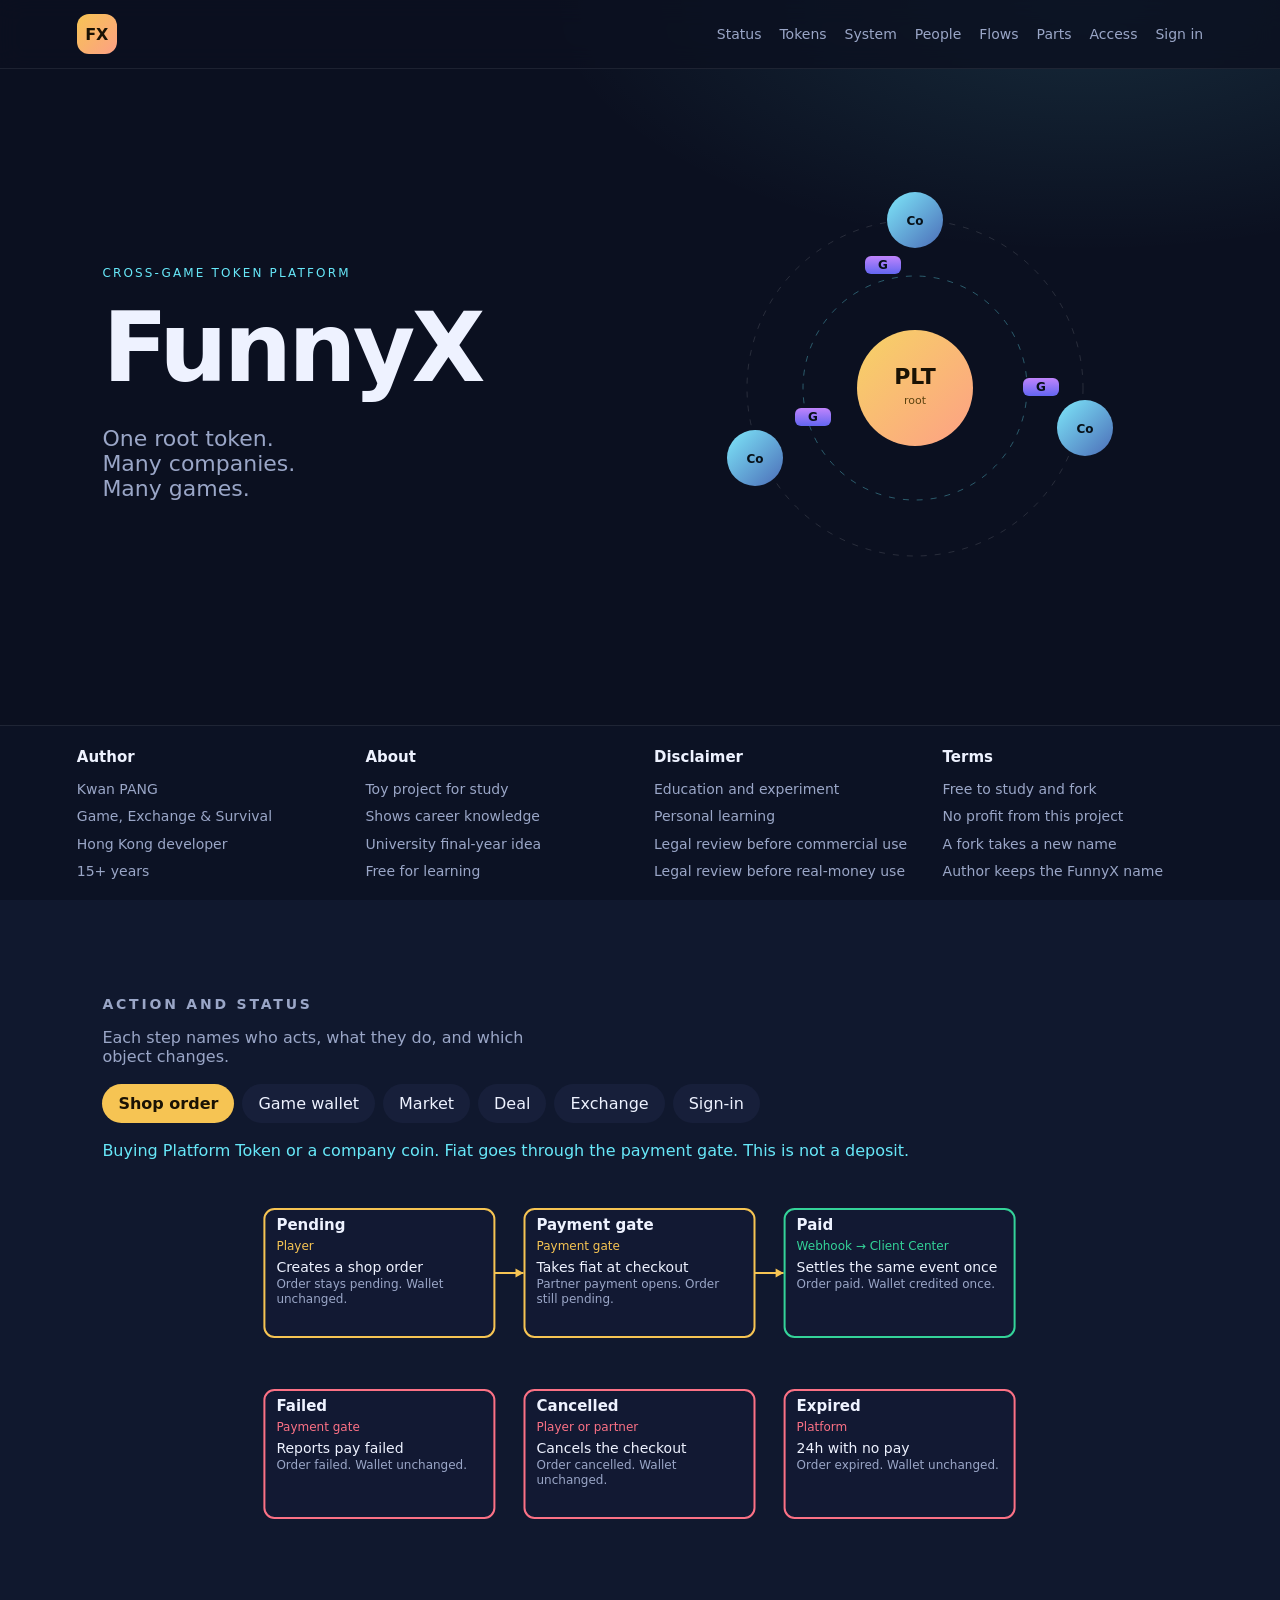
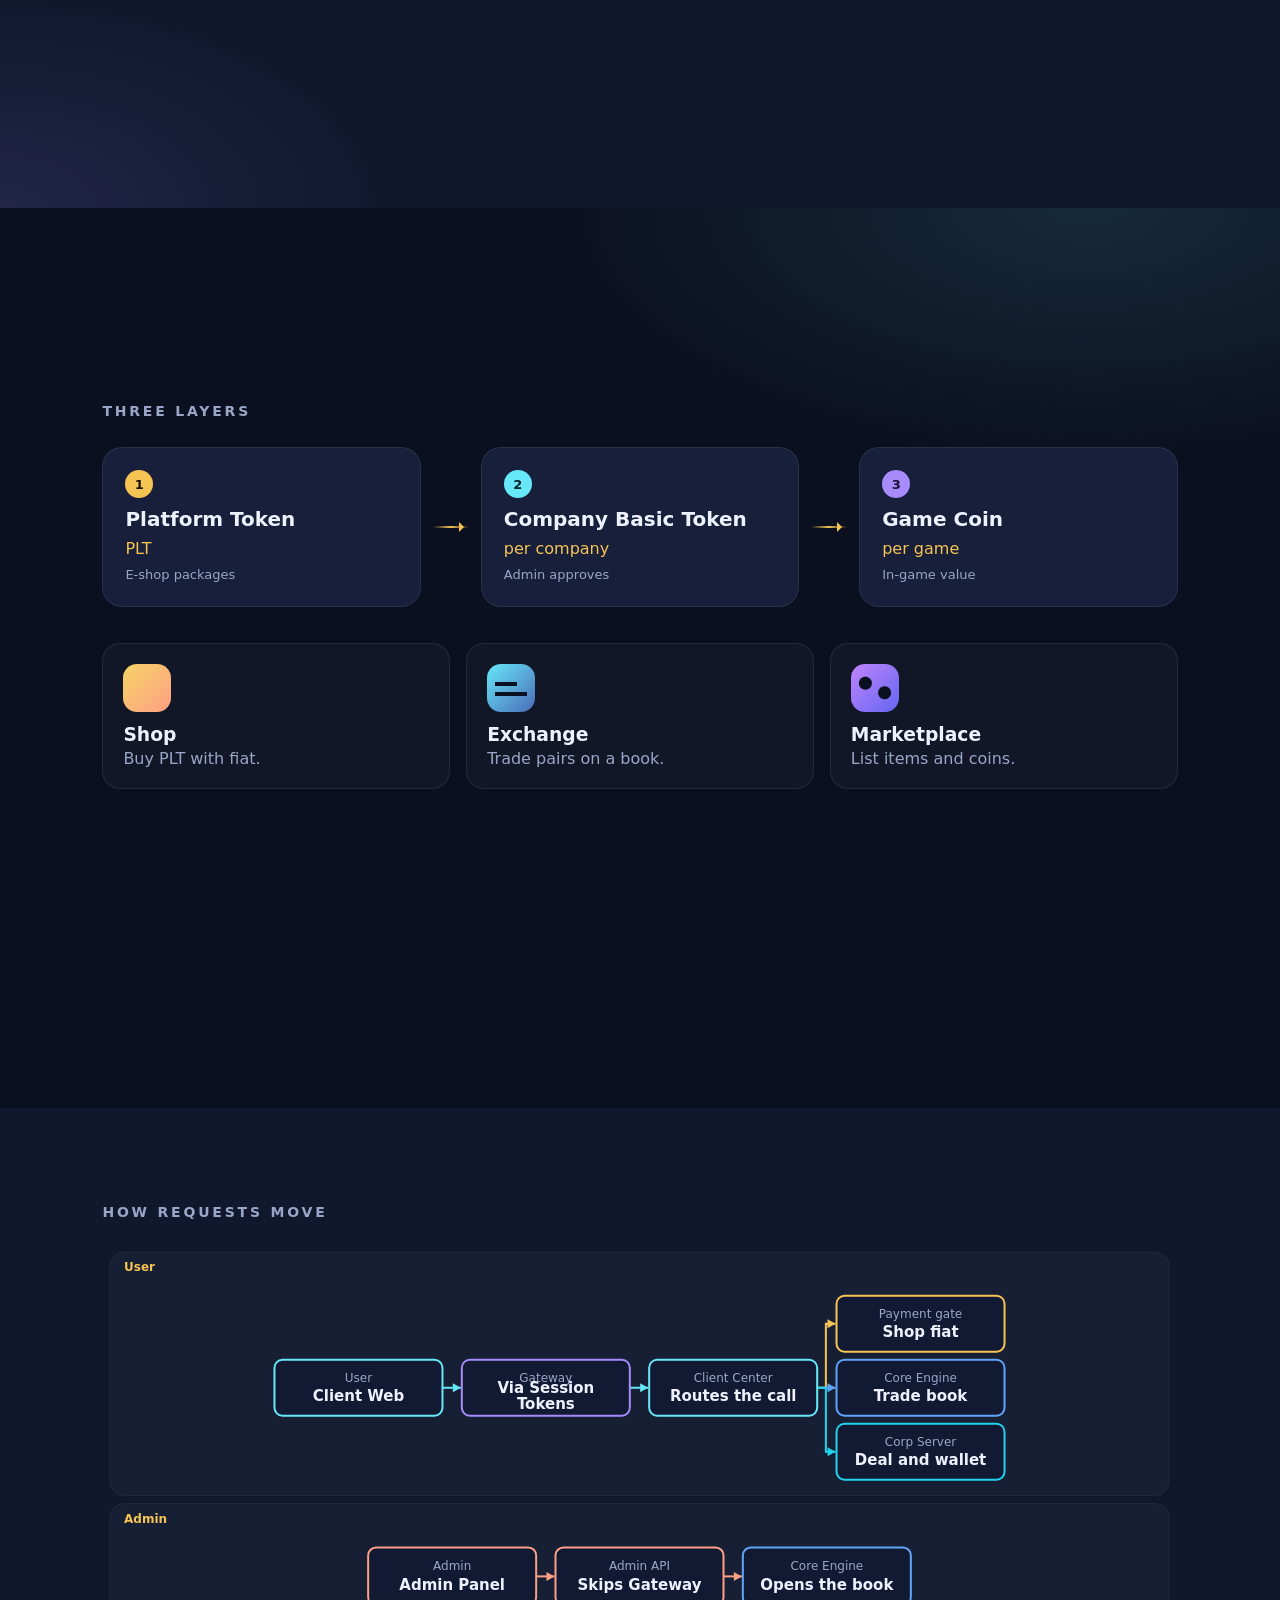
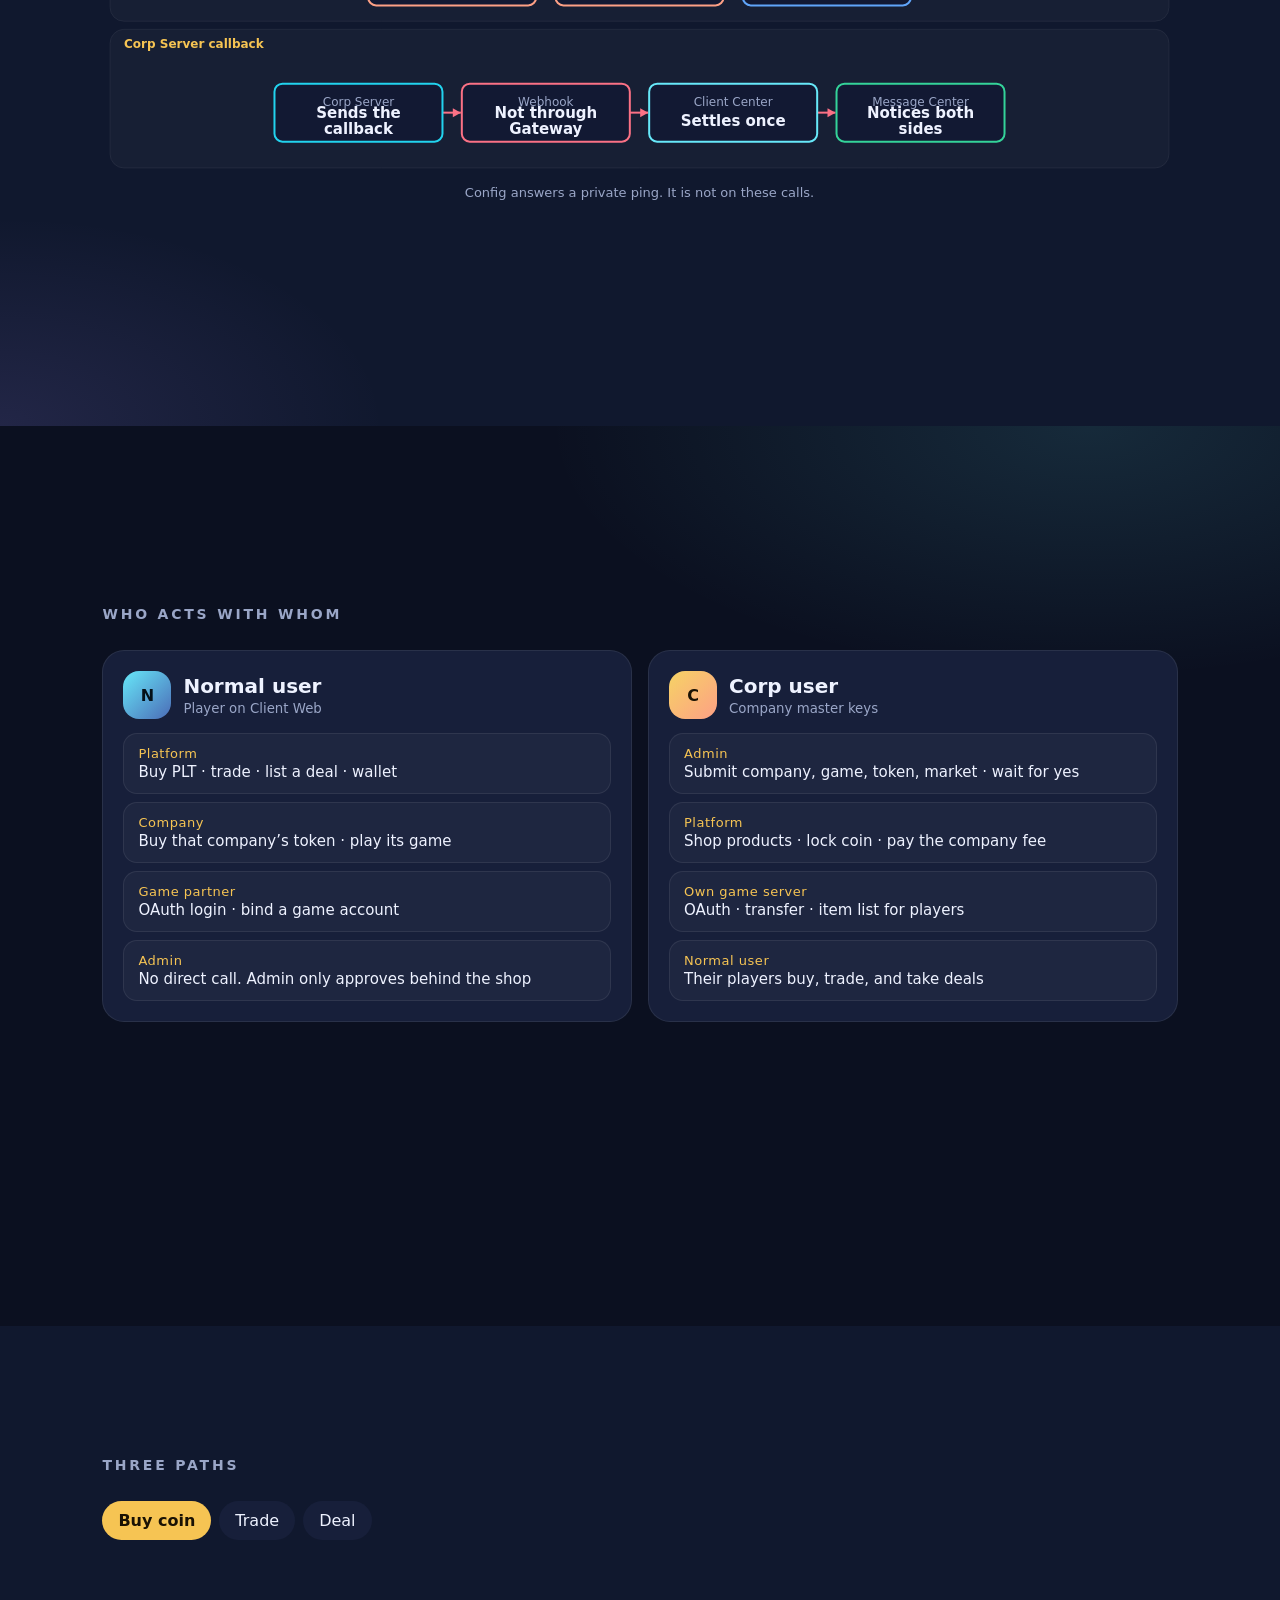
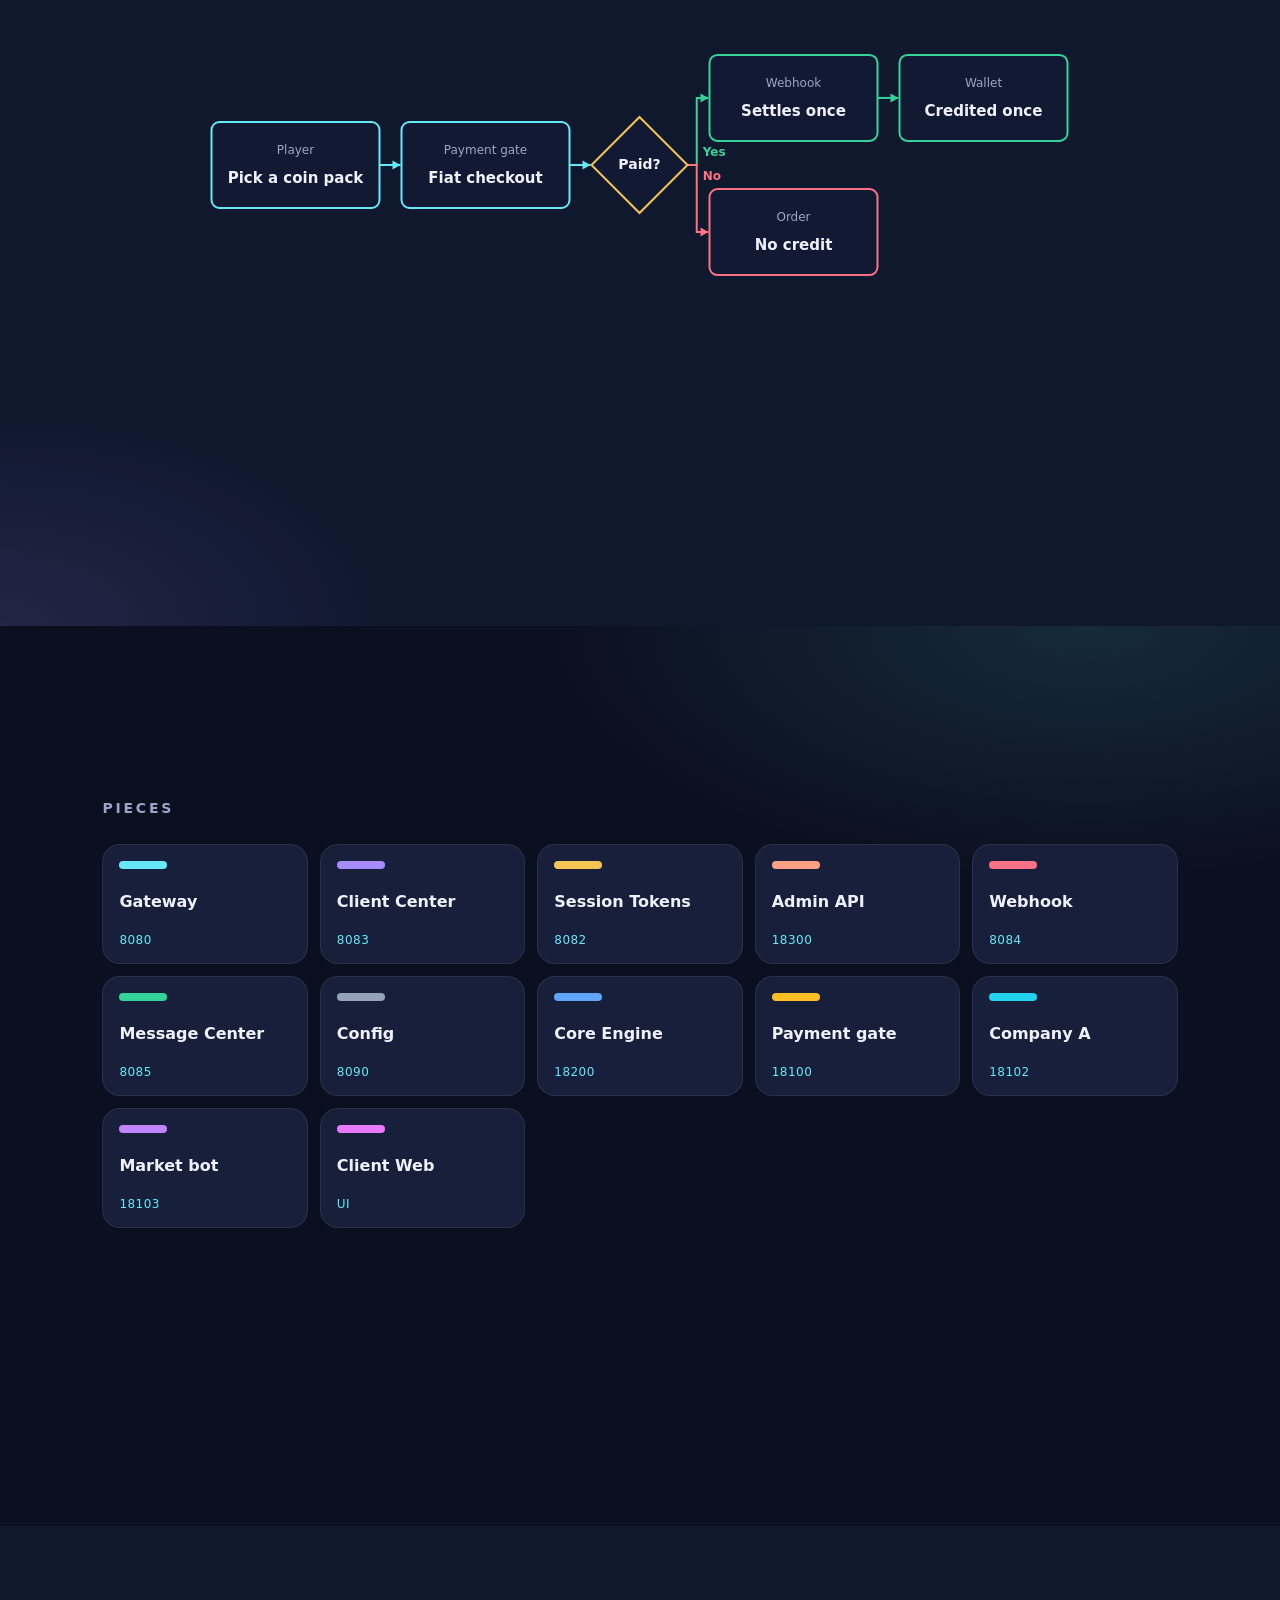
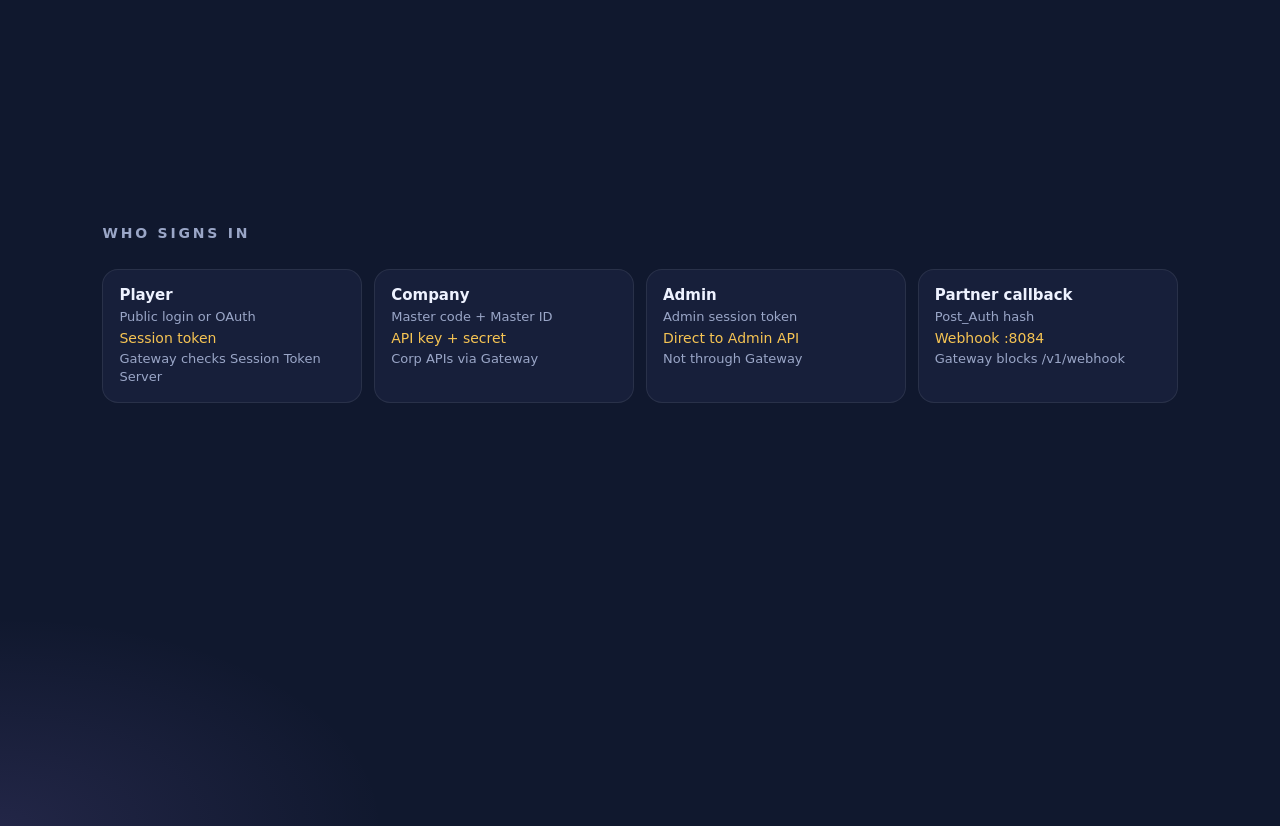
<file: public_html/index.html>
<!DOCTYPE html>
<html lang="en">
<head>
  <meta charset="utf-8" />
  <meta name="viewport" content="width=device-width, initial-scale=1" />
  <title>FunnyX — visual map</title>
  <link rel="stylesheet" href="css/site.css" />
</head>
<body>
  <header class="top">
    <a class="mark" href="#top">FX</a>
    <nav>
      <a href="#status">Status</a>
      <a href="#layers">Tokens</a>
      <a href="#map">System</a>
      <a href="#people">People</a>
      <a href="#flows">Flows</a>
      <a href="#parts">Parts</a>
      <a href="#access">Access</a>
      <a href="client_portal/">Sign in</a>
    </nav>
  </header>

  <main id="top">
    <section class="hero" id="top">
      <div class="hero-copy">
        <p class="eyebrow">Cross-game token platform</p>
        <h1>FunnyX</h1>
        <p class="lede">One root token. Many companies. Many games.</p>
      </div>
      <svg class="hero-art" viewBox="0 0 520 420" aria-hidden="true">
        <defs>
          <linearGradient id="gGold" x1="0" y1="0" x2="1" y2="1">
            <stop offset="0" stop-color="#f6d365"/>
            <stop offset="1" stop-color="#fda085"/>
          </linearGradient>
          <linearGradient id="gCyan" x1="0" y1="0" x2="1" y2="1">
            <stop offset="0" stop-color="#7ee8fa"/>
            <stop offset="1" stop-color="#4b6cb7"/>
          </linearGradient>
          <linearGradient id="gViolet" x1="0" y1="0" x2="0" y2="1">
            <stop offset="0" stop-color="#c084fc"/>
            <stop offset="1" stop-color="#6366f1"/>
          </linearGradient>
        </defs>
        <circle class="orbit o1" cx="260" cy="210" r="168"/>
        <circle class="orbit o2" cx="260" cy="210" r="112"/>
        <circle class="core" cx="260" cy="210" r="58"/>
        <text x="260" y="206" text-anchor="middle" class="core-label">PLT</text>
        <text x="260" y="226" text-anchor="middle" class="core-sub">root</text>
        <g class="sat s1"><circle cx="260" cy="42" r="28"/><text x="260" y="47" text-anchor="middle">Co</text></g>
        <g class="sat s2"><circle cx="430" cy="250" r="28"/><text x="430" y="255" text-anchor="middle">Co</text></g>
        <g class="sat s3"><circle cx="100" cy="280" r="28"/><text x="100" y="285" text-anchor="middle">Co</text></g>
        <g class="chip c1"><rect x="210" y="78" width="36" height="18" rx="6"/><text x="228" y="91" text-anchor="middle">G</text></g>
        <g class="chip c2"><rect x="368" y="200" width="36" height="18" rx="6"/><text x="386" y="213" text-anchor="middle">G</text></g>
        <g class="chip c3"><rect x="140" y="230" width="36" height="18" rx="6"/><text x="158" y="243" text-anchor="middle">G</text></g>
      </svg>
    </section>

    <section id="status" class="band dark">
      <h2>Action and status</h2>
      <p class="lede-sm">Each step names who acts, what they do, and which object changes.</p>
      <div class="flow-tabs" id="status-tabs">
        <button type="button" class="on" data-chart="shop">Shop order</button>
        <button type="button" data-chart="wallet">Game wallet</button>
        <button type="button" data-chart="market">Market</button>
        <button type="button" data-chart="deal">Deal</button>
        <button type="button" data-chart="trade">Exchange</button>
        <button type="button" data-chart="auth">Sign-in</button>
      </div>
      <p class="case-note" id="chart-note"></p>
      <div class="flow-diagram status-diagram">
        <canvas id="status-canvas"></canvas>
      </div>
    </section>

    <section id="layers" class="band">
      <h2>Three layers</h2>
      <ol class="stack">
        <li class="layer l1">
          <span class="badge">1</span>
          <strong>Platform Token</strong>
          <em>PLT</em>
          <span class="hint">E-shop packages</span>
        </li>
        <li class="arrow" aria-hidden="true"></li>
        <li class="layer l2">
          <span class="badge">2</span>
          <strong>Company Basic Token</strong>
          <em>per company</em>
          <span class="hint">Admin approves</span>
        </li>
        <li class="arrow" aria-hidden="true"></li>
        <li class="layer l3">
          <span class="badge">3</span>
          <strong>Game Coin</strong>
          <em>per game</em>
          <span class="hint">In-game value</span>
        </li>
      </ol>
      <div class="trio">
        <article>
          <div class="ico shop"></div>
          <h3>Shop</h3>
          <p>Buy PLT with fiat.</p>
        </article>
        <article>
          <div class="ico book"></div>
          <h3>Exchange</h3>
          <p>Trade pairs on a book.</p>
        </article>
        <article>
          <div class="ico deal"></div>
          <h3>Marketplace</h3>
          <p>List items and coins.</p>
        </article>
      </div>
    </section>

    <section id="map" class="band dark">
      <h2>How requests move</h2>
      <div class="flow-diagram map-diagram">
        <canvas id="map-canvas"></canvas>
      </div>
    </section>

    <section id="people" class="band">
      <h2>Who acts with whom</h2>
      <div class="people">
        <article class="person">
          <header>
            <span class="who player">N</span>
            <div>
              <b>Normal user</b>
              <small>Player on Client Web</small>
            </div>
          </header>
          <ul>
            <li><em>Platform</em><span>Buy PLT · trade · list a deal · wallet</span></li>
            <li><em>Company</em><span>Buy that company’s token · play its game</span></li>
            <li><em>Game partner</em><span>OAuth login · bind a game account</span></li>
            <li><em>Admin</em><span>No direct call. Admin only approves behind the shop</span></li>
          </ul>
        </article>
        <article class="person">
          <header>
            <span class="who corp">C</span>
            <div>
              <b>Corp user</b>
              <small>Company master keys</small>
            </div>
          </header>
          <ul>
            <li><em>Admin</em><span>Submit company, game, token, market · wait for yes</span></li>
            <li><em>Platform</em><span>Shop products · lock coin · pay the company fee</span></li>
            <li><em>Own game server</em><span>OAuth · transfer · item list for players</span></li>
            <li><em>Normal user</em><span>Their players buy, trade, and take deals</span></li>
          </ul>
        </article>
      </div>
    </section>

    <section id="flows" class="band">
      <h2>Three paths</h2>
      <div class="flow-tabs" id="path-tabs">
        <button type="button" class="on" data-flow="shop">Buy coin</button>
        <button type="button" data-flow="trade">Trade</button>
        <button type="button" data-flow="deal">Deal</button>
      </div>
      <div class="flow-diagram" id="steps">
        <canvas id="flow-canvas"></canvas>
      </div>
    </section>

    <section id="parts" class="band">
      <h2>Pieces</h2>
      <div class="grid" id="grid"></div>
    </section>

    <section id="access" class="band">
      <h2>Who signs in</h2>
      <div class="auth-row">
        <article>
          <b>Player</b>
          <span>Public login or OAuth</span>
          <em>Session token</em>
          <small>Gateway checks Session Token Server</small>
        </article>
        <article>
          <b>Company</b>
          <span>Master code + Master ID</span>
          <em>API key + secret</em>
          <small>Corp APIs via Gateway</small>
        </article>
        <article>
          <b>Admin</b>
          <span>Admin session token</span>
          <em>Direct to Admin API</em>
          <small>Not through Gateway</small>
        </article>
        <article>
          <b>Partner callback</b>
          <span>Post_Auth hash</span>
          <em>Webhook :8084</em>
          <small>Gateway blocks /v1/webhook</small>
        </article>
      </div>
    </section>
  </main>

  <footer>
    <div class="foot-row">
      <div>
        <h2>Author</h2>
        <ul>
          <li>Kwan PANG</li>
          <li>Game, Exchange &amp; Survival</li>
          <li>Hong Kong developer</li>
          <li>15+ years</li>
        </ul>
      </div>
      <div>
        <h2>About</h2>
        <ul>
          <li>Toy project for study</li>
          <li>Shows career knowledge</li>
          <li>University final-year idea</li>
          <li>Free for learning</li>
        </ul>
      </div>
      <div>
        <h2>Disclaimer</h2>
        <ul>
          <li>Education and experiment</li>
          <li>Personal learning</li>
          <li>Legal review before commercial use</li>
          <li>Legal review before real-money use</li>
        </ul>
      </div>
      <div>
        <h2>Terms</h2>
        <ul>
          <li>Free to study and fork</li>
          <li>No profit from this project</li>
          <li>A fork takes a new name</li>
          <li>Author keeps the FunnyX name</li>
        </ul>
      </div>
    </div>
  </footer>
  <script src="js/site.js"></script>
</body>
</html>
</file>
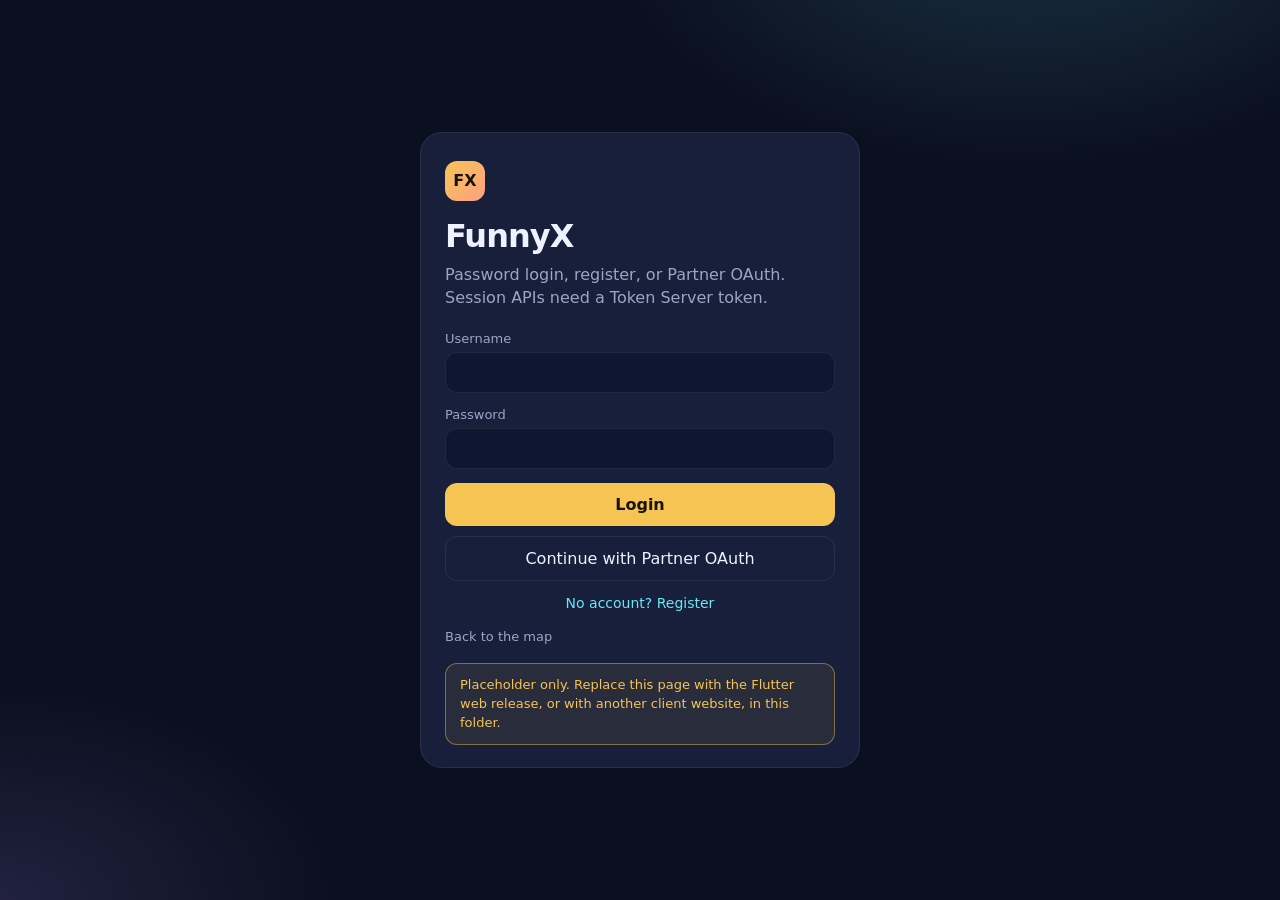
<file: public_html/client_portal/index.html>
<!DOCTYPE html>
<html lang="en">
<head>
  <meta charset="utf-8" />
  <meta name="viewport" content="width=device-width, initial-scale=1" />
  <title>FunnyX — Sign in</title>
  <style>
    :root {
      --bg: #0b1020;
      --card: #171f3a;
      --ink: #eef2ff;
      --muted: #9aa6c7;
      --line: rgba(255, 255, 255, 0.08);
      --gold: #f6c453;
      --cyan: #67e8f9;
    }
    * { box-sizing: border-box; }
    body {
      margin: 0;
      min-height: 100dvh;
      display: grid;
      place-items: center;
      padding: 24px;
      font-family: "Segoe UI", system-ui, sans-serif;
      color: var(--ink);
      background:
        radial-gradient(700px 420px at 80% -10%, rgba(103, 232, 249, 0.16), transparent 60%),
        radial-gradient(600px 380px at 0% 100%, rgba(167, 139, 250, 0.14), transparent 55%),
        var(--bg);
    }
    .card {
      width: min(440px, 100%);
      background: var(--card);
      border: 1px solid var(--line);
      border-radius: 22px;
      padding: 28px 24px 22px;
    }
    .mark {
      width: 40px;
      height: 40px;
      display: grid;
      place-items: center;
      border-radius: 12px;
      background: linear-gradient(135deg, var(--gold), #fda085);
      color: #1a1204;
      font-weight: 800;
      margin-bottom: 16px;
    }
    h1 { margin: 0 0 8px; font-size: 32px; letter-spacing: -0.03em; }
    p { margin: 0 0 22px; color: var(--muted); line-height: 1.45; }
    label { display: block; font-size: 13px; color: var(--muted); margin-bottom: 14px; }
    input {
      display: block;
      width: 100%;
      margin-top: 6px;
      padding: 12px 14px;
      border-radius: 12px;
      border: 1px solid var(--line);
      background: #0e1630;
      color: var(--ink);
      font: inherit;
    }
    .primary, .ghost {
      display: block;
      width: 100%;
      margin-top: 10px;
      padding: 12px 16px;
      border-radius: 12px;
      font: inherit;
      cursor: default;
    }
    .primary {
      border: 0;
      background: var(--gold);
      color: #1a1204;
      font-weight: 700;
    }
    .ghost {
      background: transparent;
      color: var(--ink);
      border: 1px solid var(--line);
    }
    .quiet {
      display: block;
      margin-top: 14px;
      text-align: center;
      color: var(--cyan);
      font-size: 14px;
    }
    .back {
      display: inline-block;
      margin-top: 18px;
      color: var(--muted);
      font-size: 13px;
      text-decoration: none;
    }
    .back:hover { color: var(--ink); }
    .notice {
      margin: 18px 0 0;
      padding: 12px 14px;
      border-radius: 12px;
      border: 1px solid rgba(246, 196, 83, 0.45);
      background: rgba(246, 196, 83, 0.08);
      color: var(--gold);
      font-size: 13px;
      line-height: 1.45;
    }
  </style>
</head>
<body>
  <main class="card">
    <div class="mark">FX</div>
    <h1>FunnyX</h1>
    <p>Password login, register, or Partner OAuth. Session APIs need a Token Server token.</p>
    <label>Username
      <input type="text" name="username" autocomplete="username" />
    </label>
    <label>Password
      <input type="password" name="password" autocomplete="current-password" />
    </label>
    <button class="primary" type="button">Login</button>
    <button class="ghost" type="button">Continue with Partner OAuth</button>
    <span class="quiet">No account? Register</span>
    <a class="back" href="../index.html">Back to the map</a>
    <p class="notice">Placeholder only. Replace this page with the Flutter web release, or with another client website, in this folder.</p>
  </main>
</body>
</html>
</file>
<file: public_html/css/site.css>
:root {
  --bg: #0b1020;
  --bg2: #121933;
  --card: #171f3a;
  --ink: #eef2ff;
  --muted: #9aa6c7;
  --line: rgba(255, 255, 255, 0.08);
  --gold: #f6c453;
  --cyan: #67e8f9;
  --violet: #a78bfa;
  --hot: #fb7185;
}

* { box-sizing: border-box; }
html { scroll-behavior: smooth; scroll-snap-type: y mandatory; }
body {
  margin: 0;
  font-family: "Segoe UI", system-ui, sans-serif;
  background: var(--bg);
  color: var(--ink);
}

.top {
  position: fixed;
  top: 0;
  left: 0;
  right: 0;
  z-index: 5;
  display: flex;
  align-items: center;
  justify-content: space-between;
  padding: 14px 6vw;
  background: rgba(11, 16, 32, 0.82);
  backdrop-filter: blur(12px);
  border-bottom: 1px solid var(--line);
}
.mark {
  width: 40px; height: 40px;
  display: grid; place-items: center;
  border-radius: 12px;
  background: linear-gradient(135deg, var(--gold), #fda085);
  color: #1a1204;
  font-weight: 800;
  text-decoration: none;
}
nav { display: flex; gap: 18px; }
nav a { color: var(--muted); text-decoration: none; font-size: 14px; }
nav a:hover { color: var(--ink); }

main > section {
  min-height: 100dvh;
  scroll-snap-align: start;
  scroll-snap-stop: always;
  padding-bottom: 220px;
}
main > section {
  display: flex;
  flex-direction: column;
  justify-content: center;
}
main > section:nth-of-type(odd) {
  background:
    radial-gradient(900px 420px at 85% 0%, rgba(103, 232, 249, 0.12), transparent 60%),
    var(--bg);
}
main > section:nth-of-type(even) {
  background:
    radial-gradient(700px 380px at 0% 100%, rgba(167, 139, 250, 0.12), transparent 55%),
    #10182e;
}

.hero {
  min-height: 100dvh;
  display: grid;
  grid-template-columns: 1fr 1fr;
  align-items: center;
  gap: 24px;
  padding: 96px 8vw 220px;
}
.eyebrow { letter-spacing: 0.18em; text-transform: uppercase; color: var(--cyan); font-size: 12px; }
h1 { font-size: clamp(56px, 8vw, 96px); margin: 8px 0; letter-spacing: -0.04em; }
.lede { font-size: 22px; color: var(--muted); max-width: 16ch; }

.hero-art { width: 100%; max-width: 520px; justify-self: center; }
.orbit { fill: none; stroke: rgba(255,255,255,0.12); stroke-dasharray: 6 8; }
.o1 { animation: spin 48s linear infinite; transform-origin: 260px 210px; }
.o2 { stroke: rgba(103,232,249,0.35); animation: spin 28s linear infinite reverse; transform-origin: 260px 210px; }
.core { fill: url(#gGold); }
.core-label { fill: #1a1204; font-size: 22px; font-weight: 800; }
.core-sub { fill: #5c4310; font-size: 11px; }
.sat circle { fill: url(#gCyan); }
.sat text, .chip text { fill: #071018; font-size: 12px; font-weight: 700; }
.chip rect { fill: url(#gViolet); }
@keyframes spin { to { transform: rotate(360deg); } }

.band { padding: 96px 8vw 220px; min-height: 100dvh; }
h2 { font-size: 14px; letter-spacing: 0.2em; text-transform: uppercase; color: var(--muted); margin: 0 0 28px; }

.stack {
  list-style: none;
  display: flex;
  align-items: stretch;
  gap: 12px;
  padding: 0;
  margin: 0 0 36px;
  flex-wrap: wrap;
}
.layer {
  flex: 1 1 180px;
  background: var(--card);
  border: 1px solid var(--line);
  border-radius: 20px;
  padding: 22px;
  display: grid;
  gap: 6px;
  min-height: 160px;
}
.layer strong { font-size: 20px; }
.layer em { font-style: normal; color: var(--gold); }
.hint { color: var(--muted); font-size: 13px; }
.badge {
  width: 28px; height: 28px; border-radius: 50%;
  display: grid; place-items: center; font-weight: 700; font-size: 13px;
}
.l1 .badge { background: var(--gold); color: #1a1204; }
.l2 .badge { background: var(--cyan); color: #042028; }
.l3 .badge { background: var(--violet); color: #1a1030; }
.arrow {
  width: 36px;
  background: linear-gradient(90deg, transparent, var(--gold), transparent);
  align-self: center;
  height: 2px;
  position: relative;
}
.arrow::after {
  content: "";
  position: absolute; right: 0; top: -4px;
  border: 5px solid transparent;
  border-left-color: var(--gold);
}

.trio { display: grid; grid-template-columns: repeat(3, 1fr); gap: 16px; }
.trio article {
  background: rgba(255,255,255,0.03);
  border-radius: 18px;
  padding: 20px;
  border: 1px solid var(--line);
}
.trio h3 { margin: 12px 0 4px; }
.trio p { margin: 0; color: var(--muted); }
.ico { width: 48px; height: 48px; border-radius: 14px; }
.ico.shop { background: linear-gradient(135deg, #f6d365, #fda085); }
.ico.book { background:
  linear-gradient(#0b1020, #0b1020) 8px 28px / 32px 4px no-repeat,
  linear-gradient(#0b1020, #0b1020) 8px 18px / 22px 4px no-repeat,
  linear-gradient(135deg, #67e8f9, #4b6cb7); }
.ico.deal { background:
  radial-gradient(circle at 30% 40%, #0b1020 6px, transparent 7px),
  radial-gradient(circle at 70% 60%, #0b1020 6px, transparent 7px),
  linear-gradient(135deg, #c084fc, #6366f1); }

.people {
  display: grid;
  grid-template-columns: 1fr 1fr;
  gap: 16px;
}
.person {
  background: var(--card);
  border: 1px solid var(--line);
  border-radius: 22px;
  padding: 20px;
}
.person header {
  display: flex;
  align-items: center;
  gap: 12px;
  margin-bottom: 14px;
}
.person header b { display: block; font-size: 20px; }
.person header small { color: var(--muted); }
.who {
  width: 48px;
  height: 48px;
  border-radius: 16px;
  display: grid;
  place-items: center;
  font-weight: 800;
}
.who.player { background: linear-gradient(135deg, #67e8f9, #4b6cb7); color: #041018; }
.who.corp { background: linear-gradient(135deg, #f6d365, #fda085); color: #1a1204; }
.person ul { list-style: none; margin: 0; padding: 0; display: grid; gap: 8px; }
.person li {
  display: grid;
  gap: 2px;
  padding: 12px 14px;
  border-radius: 14px;
  background: rgba(255, 255, 255, 0.03);
  border: 1px solid var(--line);
}
.person em { font-style: normal; color: var(--gold); font-size: 13px; letter-spacing: 0.04em; }
.person li span { color: var(--ink); font-size: 15px; }

.flow-tabs { display: flex; gap: 8px; margin-bottom: 18px; }
.flow-tabs button {
  border: 0; border-radius: 999px; padding: 10px 16px;
  background: var(--card); color: var(--ink); cursor: pointer; font: inherit;
}
.flow-tabs button.on { background: var(--gold); color: #1a1204; font-weight: 700; }
.flow-diagram {
  width: 100%;
  height: clamp(300px, 46vh, 460px);
  overflow: hidden;
}
.flow-diagram canvas {
  display: block;
  width: 100%;
  height: 100%;
}
.map-diagram { height: clamp(420px, 62vh, 620px); }
.status-diagram { height: clamp(300px, 46vh, 440px); }

.lede-sm { color: var(--muted); margin: -12px 0 18px; max-width: 46ch; }
.case-note { margin: 0 0 14px; color: var(--cyan); }
.chart { display: grid; gap: 14px; }
.rail {
  display: flex;
  flex-wrap: nowrap;
  align-items: stretch;
  gap: 8px;
}
.step {
  border-radius: 16px;
  padding: 14px 16px;
  flex: 1 1 0;
  min-width: 0;
  background: var(--card);
  border: 1px solid var(--line);
  display: grid;
  gap: 4px;
  align-content: start;
}
.step b { font-size: 16px; }
.step em { font-style: normal; color: var(--gold); font-size: 12px; letter-spacing: 0.04em; }
.step span { font-size: 14px; }
.step small { color: var(--muted); font-size: 12px; line-height: 1.35; }
.step.go { border-color: #34d399; }
.step.stop { border-color: var(--hot); }
.step.wait { border-color: var(--gold); }
.link {
  width: 28px;
  height: 2px;
  background: var(--gold);
  position: relative;
  align-self: center;
}
.link::after {
  content: "";
  position: absolute;
  right: 0;
  top: -4px;
  border: 5px solid transparent;
  border-left-color: var(--gold);
}
.fork {
  display: grid;
  grid-template-columns: repeat(auto-fit, minmax(140px, 1fr));
  gap: 10px;
}
.fork .step { max-width: none; }

.grid {
  display: grid;
  grid-template-columns: repeat(auto-fill, minmax(180px, 1fr));
  gap: 12px;
}
.card {
  background: var(--card);
  border-radius: 18px;
  padding: 16px;
  border: 1px solid var(--line);
  min-height: 120px;
  display: grid;
  align-content: space-between;
}
.card b { font-size: 16px; }
.card i { font-style: normal; color: var(--cyan); font-size: 12px; letter-spacing: 0.04em; }
.swatch { height: 8px; border-radius: 99px; width: 48px; }

footer {
  position: fixed;
  left: 0;
  right: 0;
  bottom: 0;
  z-index: 4;
  padding: 22px 6vw 18px;
  background: #0c1224;
  border-top: 1px solid var(--line);
}
.auth-row {
  display: grid;
  grid-template-columns: repeat(4, 1fr);
  gap: 12px;
}
.auth-row article {
  border-radius: 16px;
  padding: 16px;
  background: var(--card);
  border: 1px solid var(--line);
  display: grid;
  gap: 4px;
  align-content: start;
}
.auth-row b { font-size: 15px; }
.auth-row span,
.auth-row small { color: var(--muted); font-size: 13px; line-height: 1.4; }
.auth-row em { font-style: normal; color: var(--gold); font-size: 14px; }
.foot-row {
  display: grid;
  grid-template-columns: repeat(4, 1fr);
  gap: 28px;
}
footer h2 {
  margin: 0 0 14px;
  font-size: 15px;
  letter-spacing: 0;
  text-transform: none;
  color: var(--ink);
  font-weight: 700;
}
.foot-row ul {
  list-style: none;
  margin: 0;
  padding: 0;
  display: grid;
  gap: 8px;
}
.foot-row li {
  color: var(--muted);
  font-size: 14px;
  line-height: 1.4;
}

@media (max-width: 860px) {
  html { scroll-snap-type: y proximity; }
  main > section { justify-content: flex-start; }
  .hero { grid-template-columns: 1fr; }
  .trio, .people { grid-template-columns: 1fr; }
  .flow-diagram { height: 340px; }
  .map-diagram { height: 520px; }
  .status-diagram { height: 380px; }
  .auth-row, .foot-row { grid-template-columns: 1fr 1fr; }
  .band, .hero { padding-bottom: 280px; }
  .rail { flex-wrap: wrap; }
  .step { flex: 1 1 180px; }
  .arrow { width: 100%; height: 18px; background: linear-gradient(180deg, transparent, var(--gold), transparent); }
  .arrow::after { right: auto; left: 50%; top: auto; bottom: 0; border: 5px solid transparent; border-top-color: var(--gold); }
}
</file>
